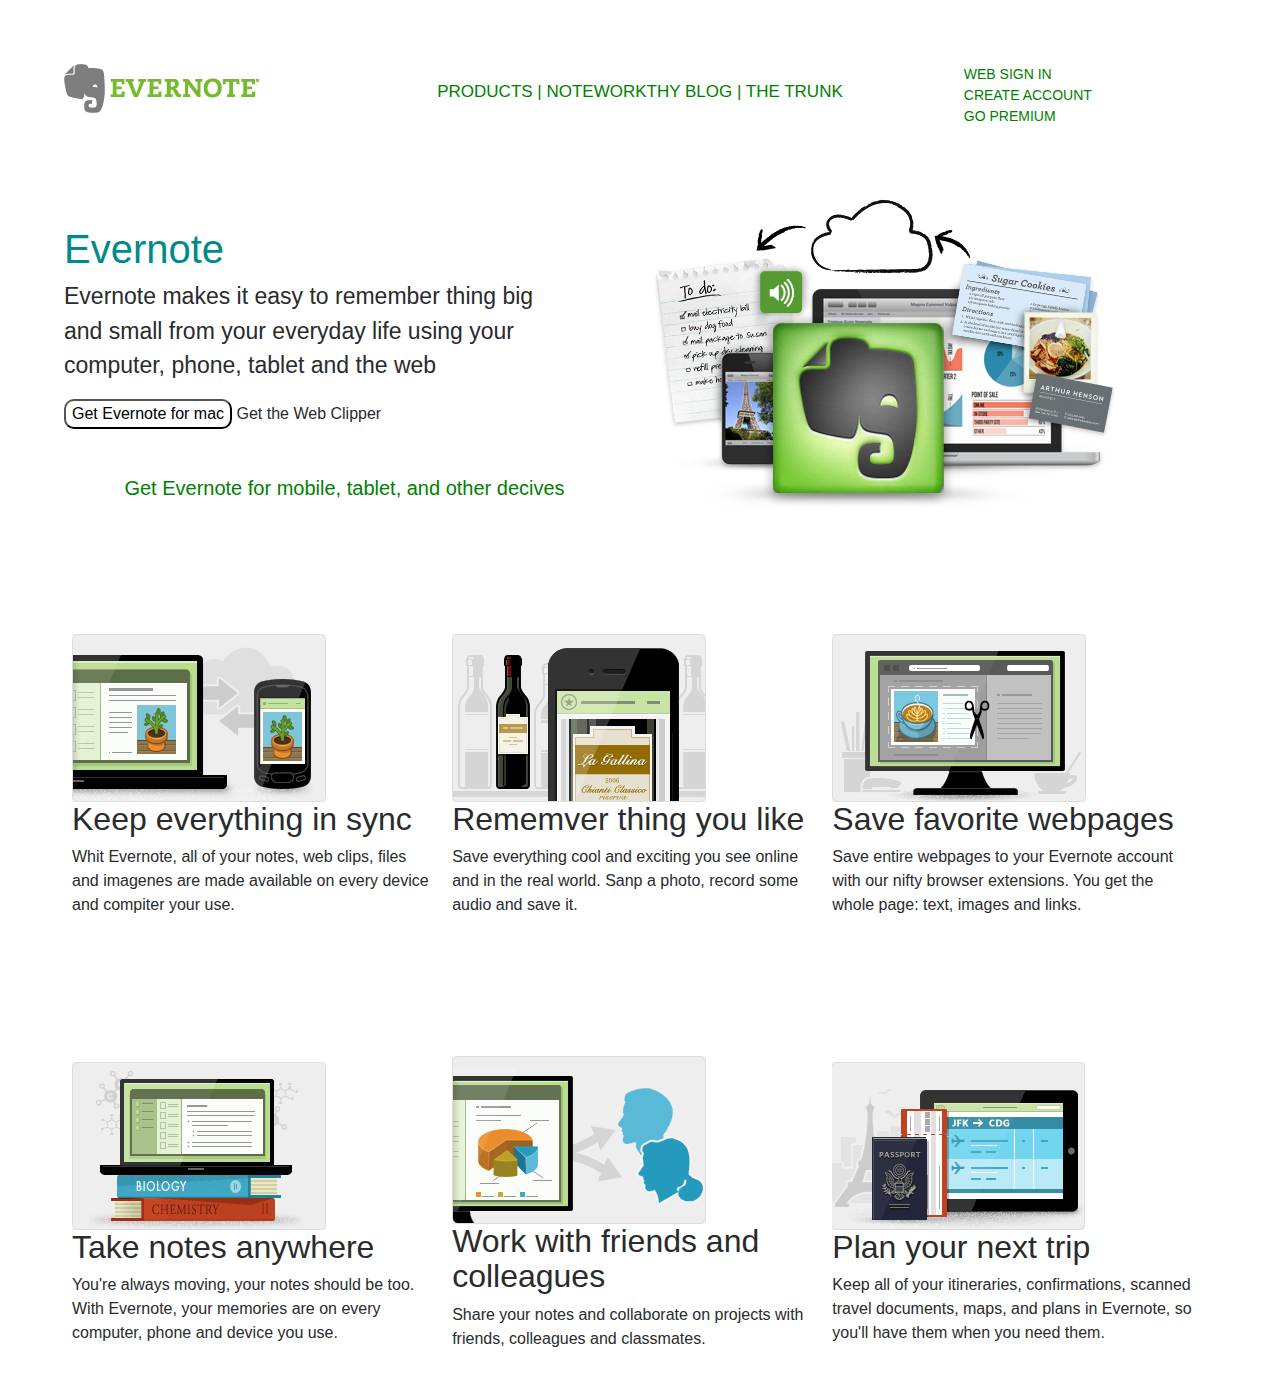
<file: Evernote2/index.html>
<!DOCTYPE html>
<html lang="en">
  <head>
    <meta charset="utf-8">
    <meta http-equiv="X-UA-Compatible" content="IE=edge">
    <meta name="viewport" content="width=device-width, initial-scale=1">

    <title>Evernote</title>

    <meta name="description" content="Source code generated using layoutit.com">
    <meta name="author" content="LayoutIt!">

    <link href="css/bootstrap.min.css" rel="stylesheet">
    <link href="css/style.css" rel="stylesheet">
	<link rel="stylesheet" href="Style.css">

  </head>
  <body>

    <div class="container-fluid">
	<div class="row">
		<div class="col-md-3">
			<img src="logo.png" alt="Logo Evernote">
		</div>
		<div class="col-md-6">
			<p class="texto1">
				PRODUCTS | NOTEWORKTHY BLOG | THE TRUNK
			</p>
		</div>
		<div class="col-md-3">
			<p class="texto2">
				WEB SIGN IN <br>
				CREATE ACCOUNT <br>
				GO PREMIUM
			</p>
		</div>
	</div>
	<div class="row">
		<div class="col-md-6">
			<h1>Evernote</h1>
			<p class="texto3">
				Evernote makes it easy to remember thing big and small
				from your everyday life using your computer, phone, tablet
				and the web
			</p>
			<p class="botones">
			<button>
				Get Evernote for mac
			</button> 
			Get the Web Clipper
			</p>
			<p class="textoverde">
				Get Evernote for mobile, tablet, and other decives
			</p>
		</div>
		<div class="col-md-6">
			<img class="imagen2" src="hero_evernote.png" alt="imagenes varias sobre lo que se puede hacer en evernote">
		</div>
	</div>
	<div class="row">
		<div class="col-md-12">
			<section>
			<div>
				<img src="ill_evernote1.png" alt="ordenador y movil">
				<h2>Keep everything in sync</h2>
				<p class="textoimagen">
					Whit Evernote, all of your notes, web
					clips, files and imagenes are made available
					on every device and compiter your use.
				</p>
			</div>

			<div>
				<img src="ill_evernote2.png" alt="vino y movil">
				<h2>Rememver thing you like</h2>
				<p class="textoimagen">
					Save everything cool and exciting you
					see online and in the real world. Sanp a 
					photo, record some audio and save it.
				</p>
			</div>

			<div>
				<img src="ill_evernote3.png" alt="ordenador recorte">
				<h2>Save favorite webpages</h2>
				<p class="textoimagen">
					Save entire webpages to your Evernote
					account with our nifty browser
					extensions. You get the whole page: text,
					images and links.
				</p>
			</div>

			<div>
				<img src="ill_evernote4.png" alt="ordenador y libros">
				<h2>Take notes anywhere</h2>
				<p class="textoimagen">
					You're always moving, your notes should
					be too. With Evernote, your memories
					are on every computer, phone and device
					you use.
				</p>
			</div>

			<div>
				<img src="ill_evernote5.png" alt="quesitos y personas">
				<h2>Work with friends and colleagues</h2>
				<p class="textoimagen">
					Share your notes and collaborate on
					projects with friends, colleagues and
					classmates.
				</p>
			</div>

			<div>
				<img src="ill_evernote6.png" alt="pasaporte">
				<h2>Plan your next trip</h2>
				<p class="textoimagen">
					Keep all of your itineraries, confirmations,
					scanned travel documents, maps, and
					plans in Evernote, so you'll have them
					when you need them.
				</p>
			</div>
			</section>
		</div>
	</div>
	</div>

    <script src="js/jquery.min.js"></script>
    <script src="js/bootstrap.min.js"></script>
    <script src="js/scripts.js"></script>
  </body>
</html>
</file>
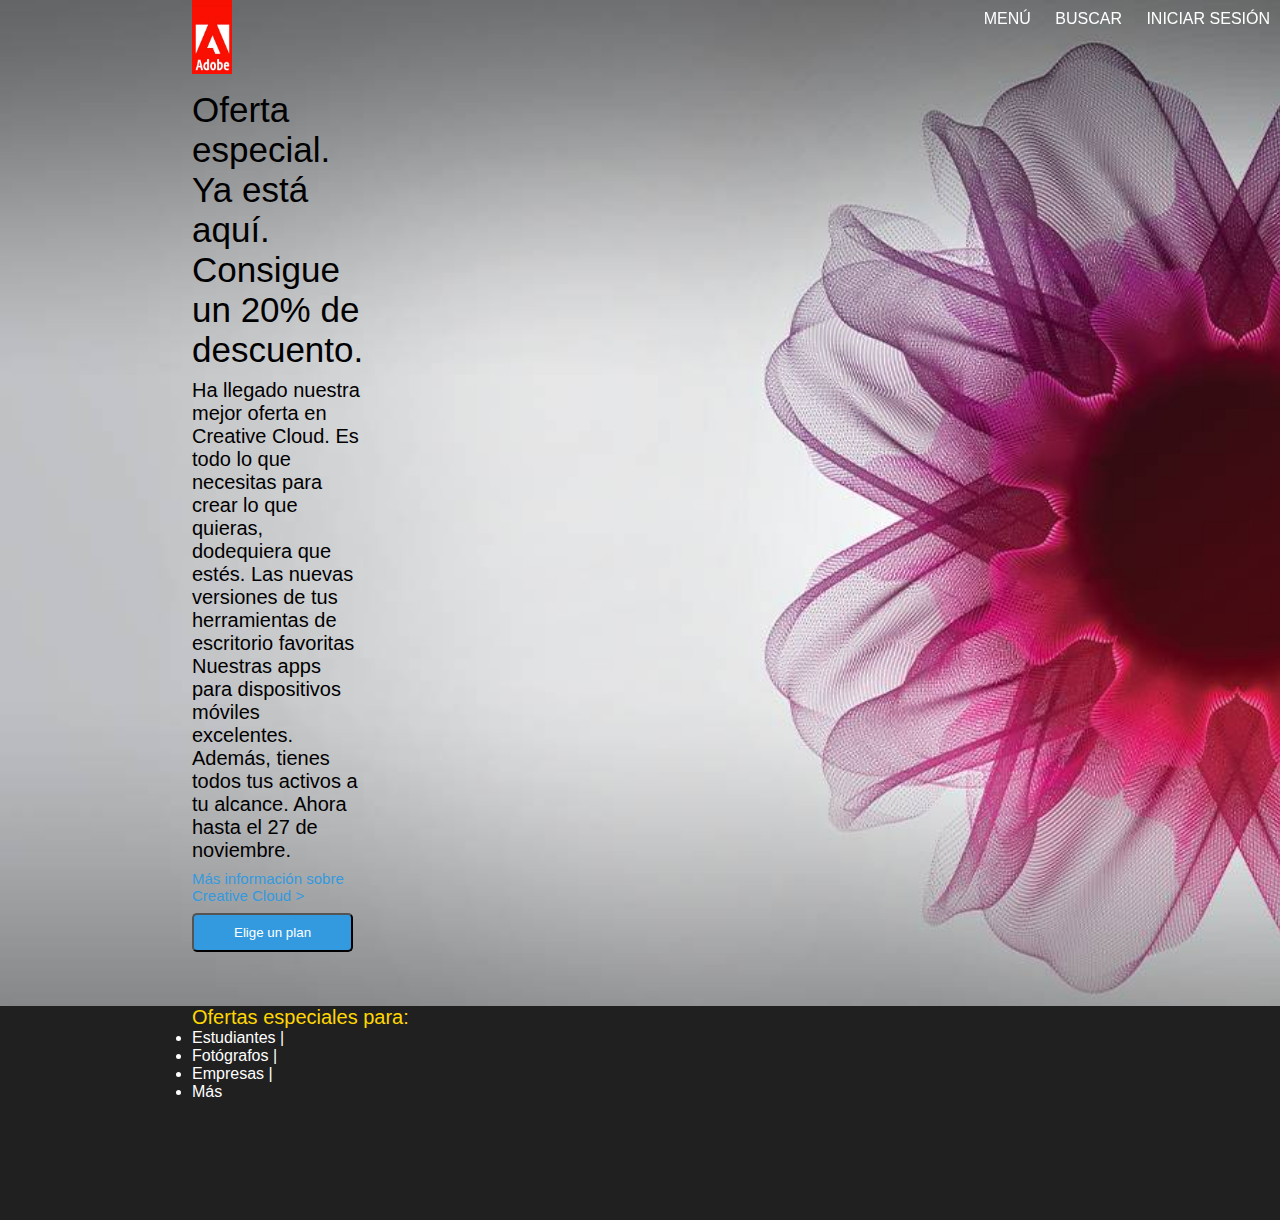
<file: Pag_Adobe/Index.html>
<!DOCTYPE html>
<html>
<head>
    <title>Adobe</title>
    <link rel="stylesheet" href="Style.css">
    <meta charset="utf-8">

</head>

<body>


    <div class="menu">
        <ul>
            <li>Menú</li>
            <li>Buscar</li>
            <li>Iniciar sesión</li>
        </ul>
    </div>

    <div class="flex-container">

        <div class="izquierda">

            <img id="logoadobe" src="logoadobe.jpg" alt="logo adobe">
            <h1>Oferta especial.</h1>
            <h2>Ya está aquí. Consigue un 20% de descuento.</h2>
            <p>
            Ha llegado nuestra mejor oferta en Creative Cloud. Es todo lo que
            necesitas para crear lo que quieras, dodequiera que estés. Las nuevas
            versiones de tus herramientas de escritorio favoritas
            Nuestras apps para dispositivos móviles excelentes. Además, tienes
            todos tus activos a tu alcance. Ahora hasta el 27 de noviembre.
             </p>

            <p class="azul">
            Más información sobre Creative Cloud >
            </p>

            <p>
            <button>Elige un plan</button>
            </p>

        </div>

        <div class="derecha">

            <div class="posicion">
            <h3>Cosmos de María Gronlund ></h3>
            <hr width="150%" color="black" size="1">
            <p class="textoizquierda">

            creado con
            <img src="photoshop.png" alt="logo photoshop">
            Photoshop
            <img src="illustrator.png" alt="logo illustrator">
            Illustrator

            </p>

            <p>
            <img class="paleta" src="colores.png" alt="colores" >
            </p>

            </div>

        </div>

    </div>

    <footer>

        <p>
            <span>Ofertas especiales para: </span> 

            <ul>
                <li>Estudiantes |</li>
                <li>Fotógrafos |</li>
                <li>Empresas |</li>
                <li>Más</li>
            </ul>
            
        </p>

    </footer>


</body>
</html>
</file>
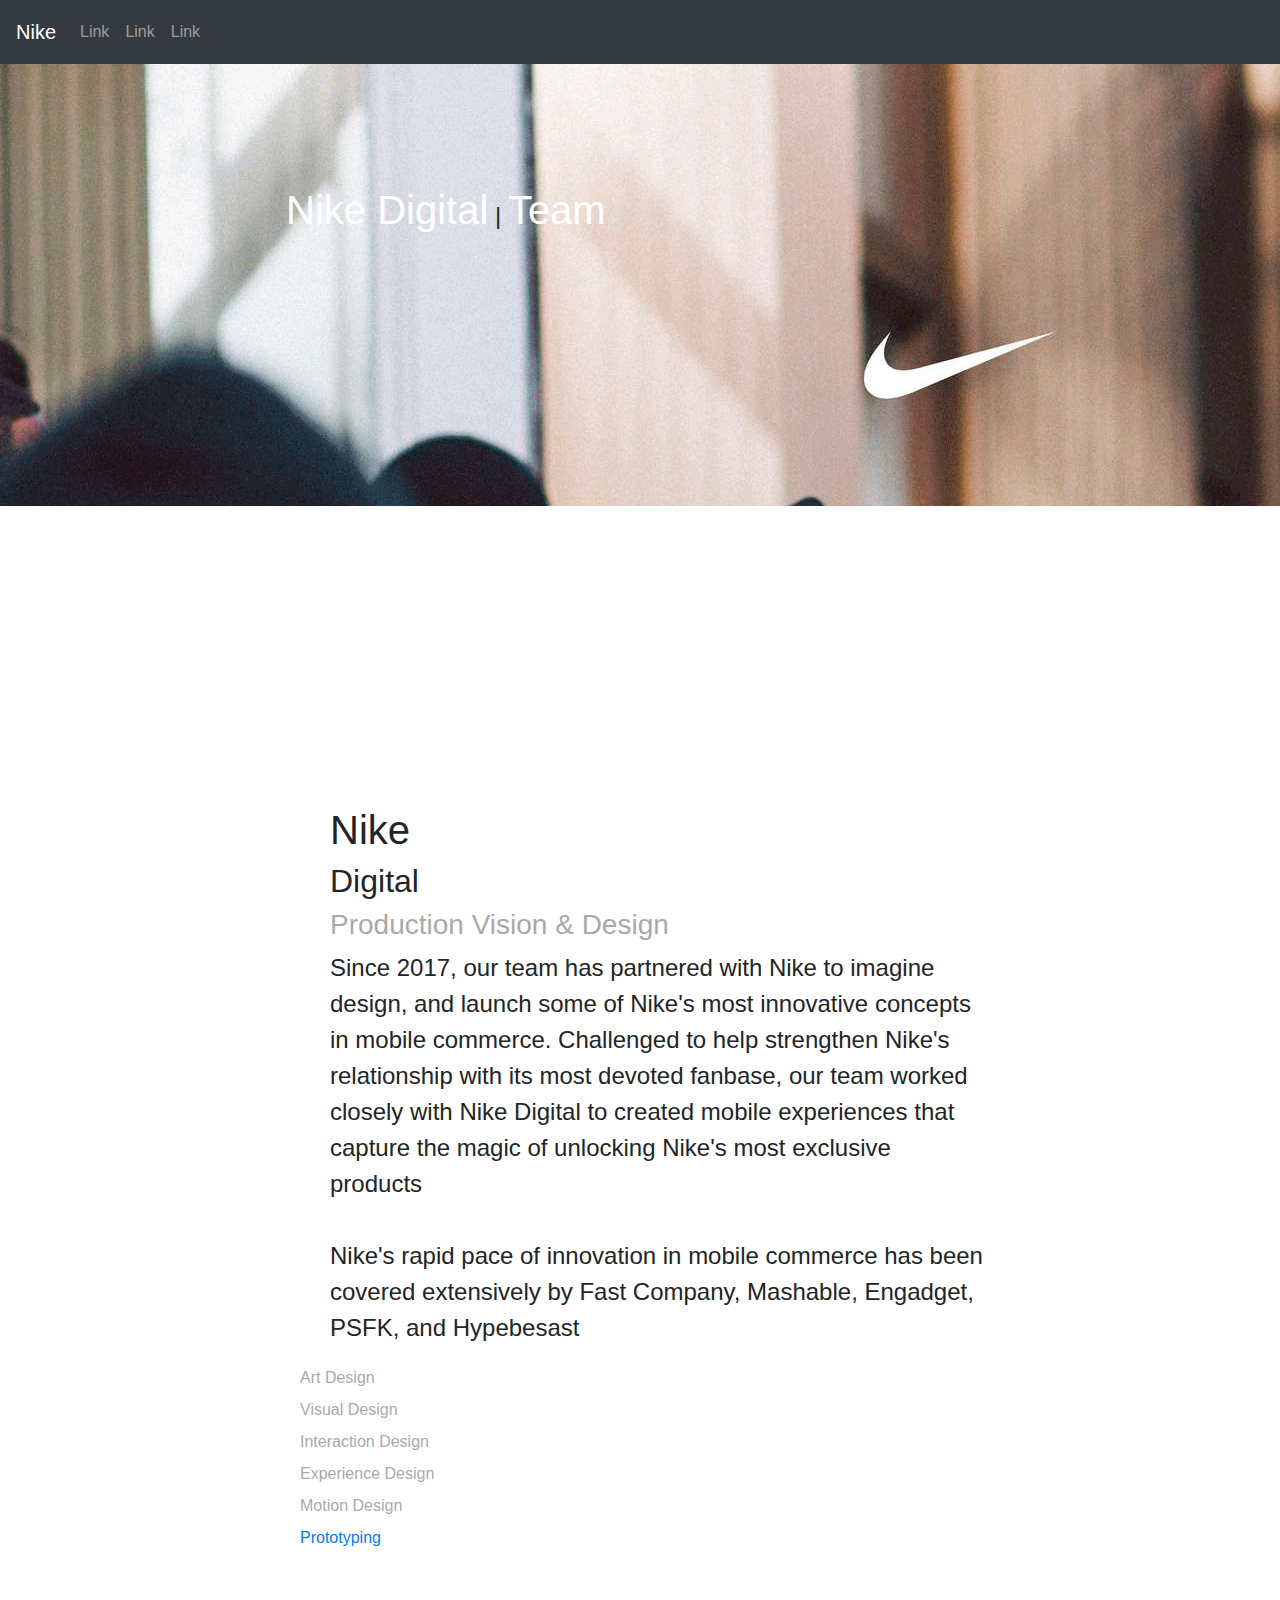
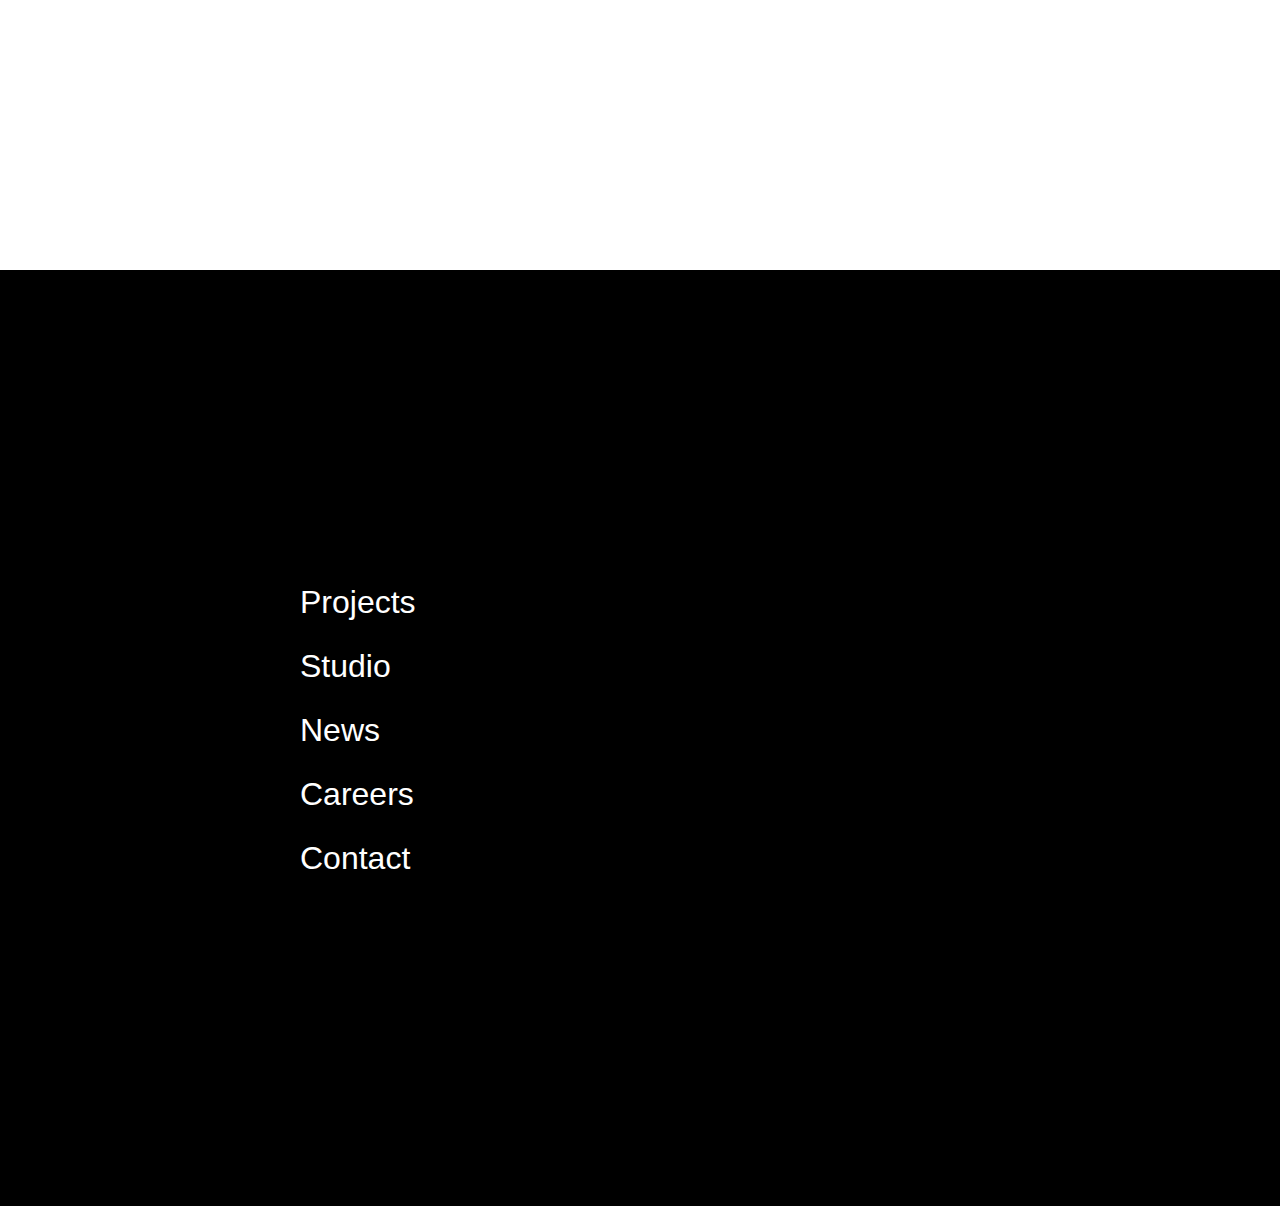
<file: Pag_Nike/Index.html>
<!DOCTYPE html>
<html>
<head>
    <title>Nike</title>
    <link rel="stylesheet" href="Style.css">
    <meta charset="utf-8">

    <link rel="stylesheet" href="https://cdn.jsdelivr.net/npm/bootstrap@4.6.1/dist/css/bootstrap.min.css">
    <script src="https://cdn.jsdelivr.net/npm/jquery@3.5.1/dist/jquery.slim.min.js"></script>
    <script src="https://cdn.jsdelivr.net/npm/popper.js@1.16.1/dist/umd/popper.min.js"></script>
    <script src="https://cdn.jsdelivr.net/npm/bootstrap@4.6.1/dist/js/bootstrap.bundle.min.js"></script>

</head>
<body>
    <header>

        <nav class="navbar navbar-expand-md bg-dark navbar-dark">
            <a class="navbar-brand" href="#">Nike</a>
            <button class="navbar-toggler" type="button" data-toggle="collapse" data-target="#collapsibleNavbar">
              <span class="navbar-toggler-icon"></span>
            </button>
            <div class="collapse navbar-collapse" id="collapsibleNavbar">
              <ul class="navbar-nav">
                <li class="nav-item">
                  <a class="nav-link" href="#">Link</a>
                </li>
                <li class="nav-item">
                  <a class="nav-link" href="#">Link</a>
                </li>
                <li class="nav-item">
                  <a class="nav-link" href="#">Link</a>
                </li>    
              </ul>
            </div>  
          </nav>

    </header>

    <div id="cajaSuperior">
        <p><a class="superior" href="#Gris">Nike Digital</a> | <a class="superior" href="#Negro">Team</a></p>
    </div>
    
    <div id="Gris">
    
        <h1>Nike</h1>
        <h2>Digital</h2>
        <h3>Production Vision & Design</h3>

        <p>
            Since 2017, our team has partnered with Nike to imagine <br> 
            design, and launch some of Nike's most innovative concepts <br>
            in mobile commerce. Challenged to help strengthen Nike's <br>
            relationship with its most devoted fanbase, our team worked <br>
            closely with Nike Digital to created mobile experiences that <br>
            capture the magic of unlocking Nike's most exclusive <br>
            products <br><br>
            Nike's rapid pace of innovation in mobile commerce has been <br>
            covered extensively by Fast Company, Mashable, Engadget, <br>
            PSFK, and Hypebesast</p>

        <ul>
            <li><a class="nada" href="#">Art Design</a></li>
            <li><a class="salto" href="https://easda.es/" target="_self">Visual Design</a></li>
            <li><a class="salto" href="https://easda.es/" target="_blank">Interaction Design</a></li>
            <li><a class="salto" href="descarga.png">Experience Design</a></li>
            <li><a class="nada" href="#">Motion Design</a></li>
            <li><a class="nada">Prototyping</a></li>
        </ul>
    </div>

    <div id="Negro">
        <ul>
            <li>Projects</li>
            <li>Studio</li>
            <li>News</li>
            <li>Careers</li>
            <li>Contact</li>
        </ul>
    </div>

</body>
</html>
</file>
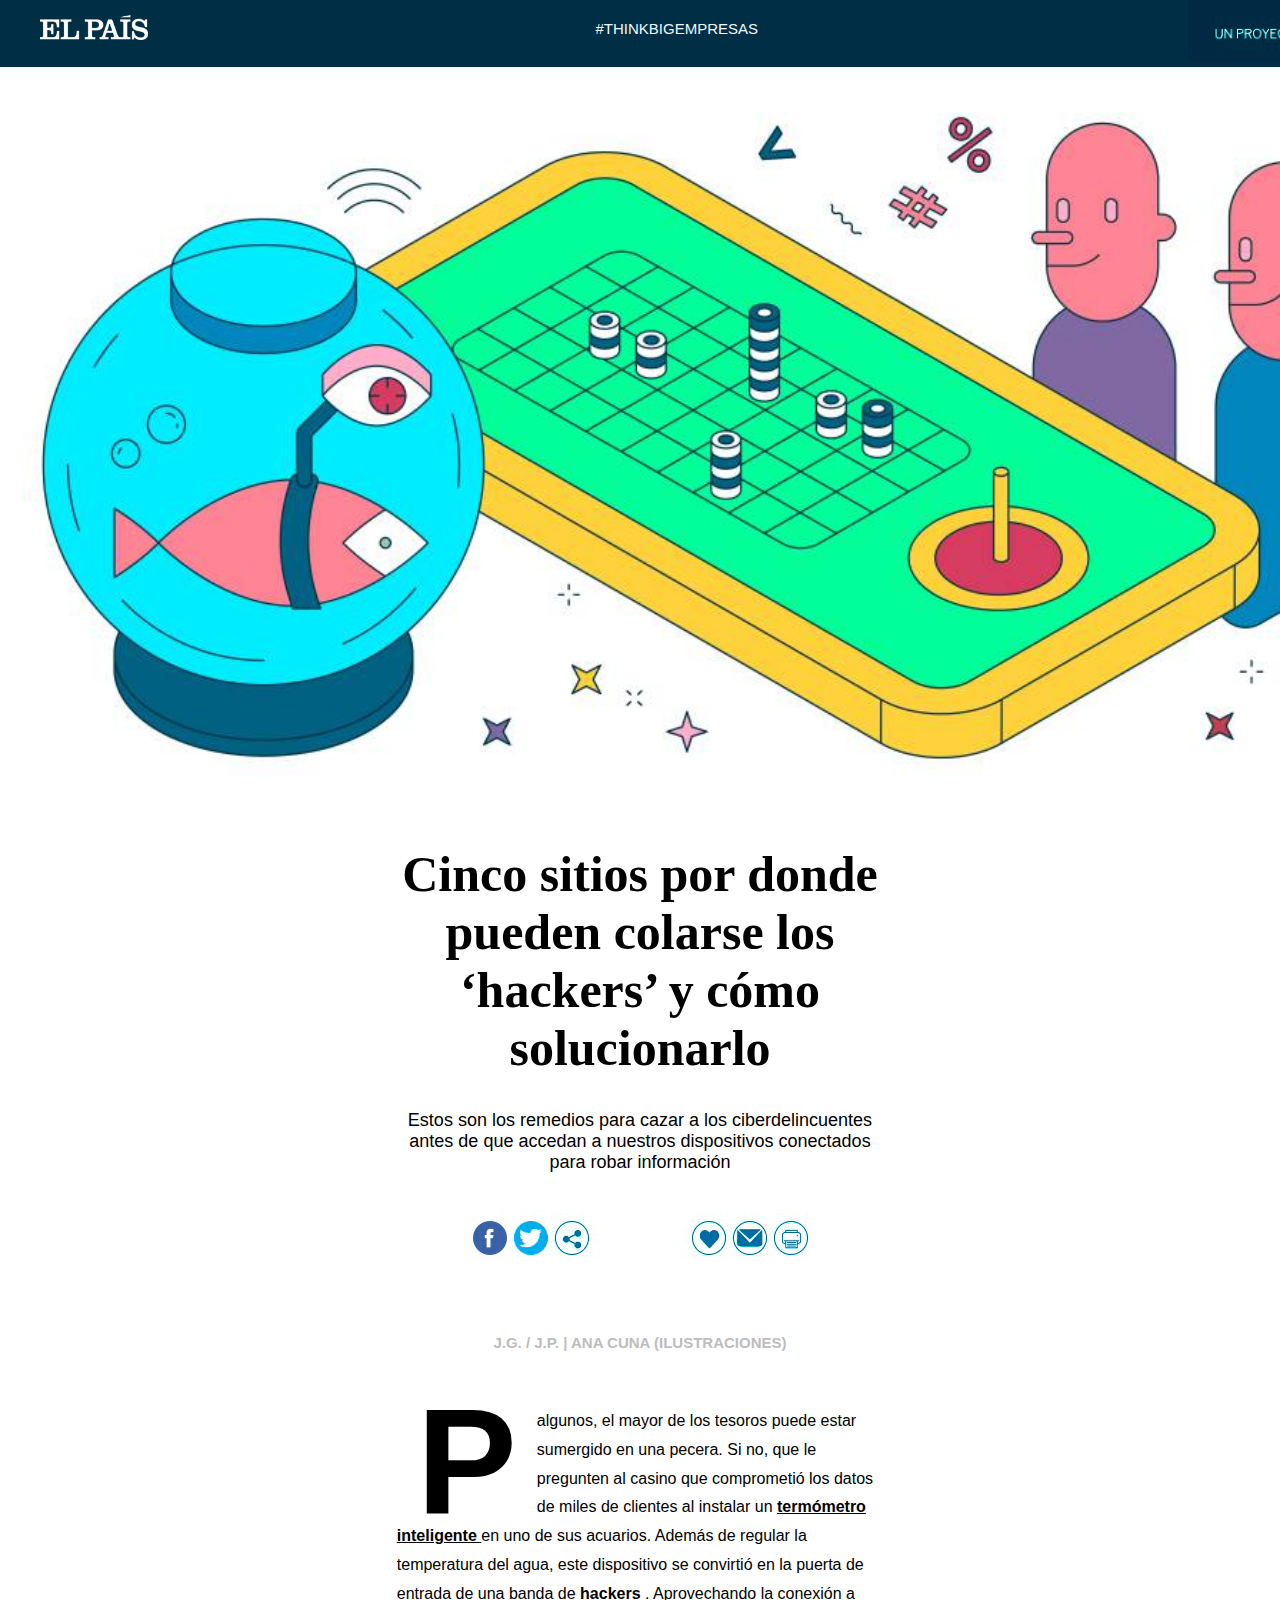
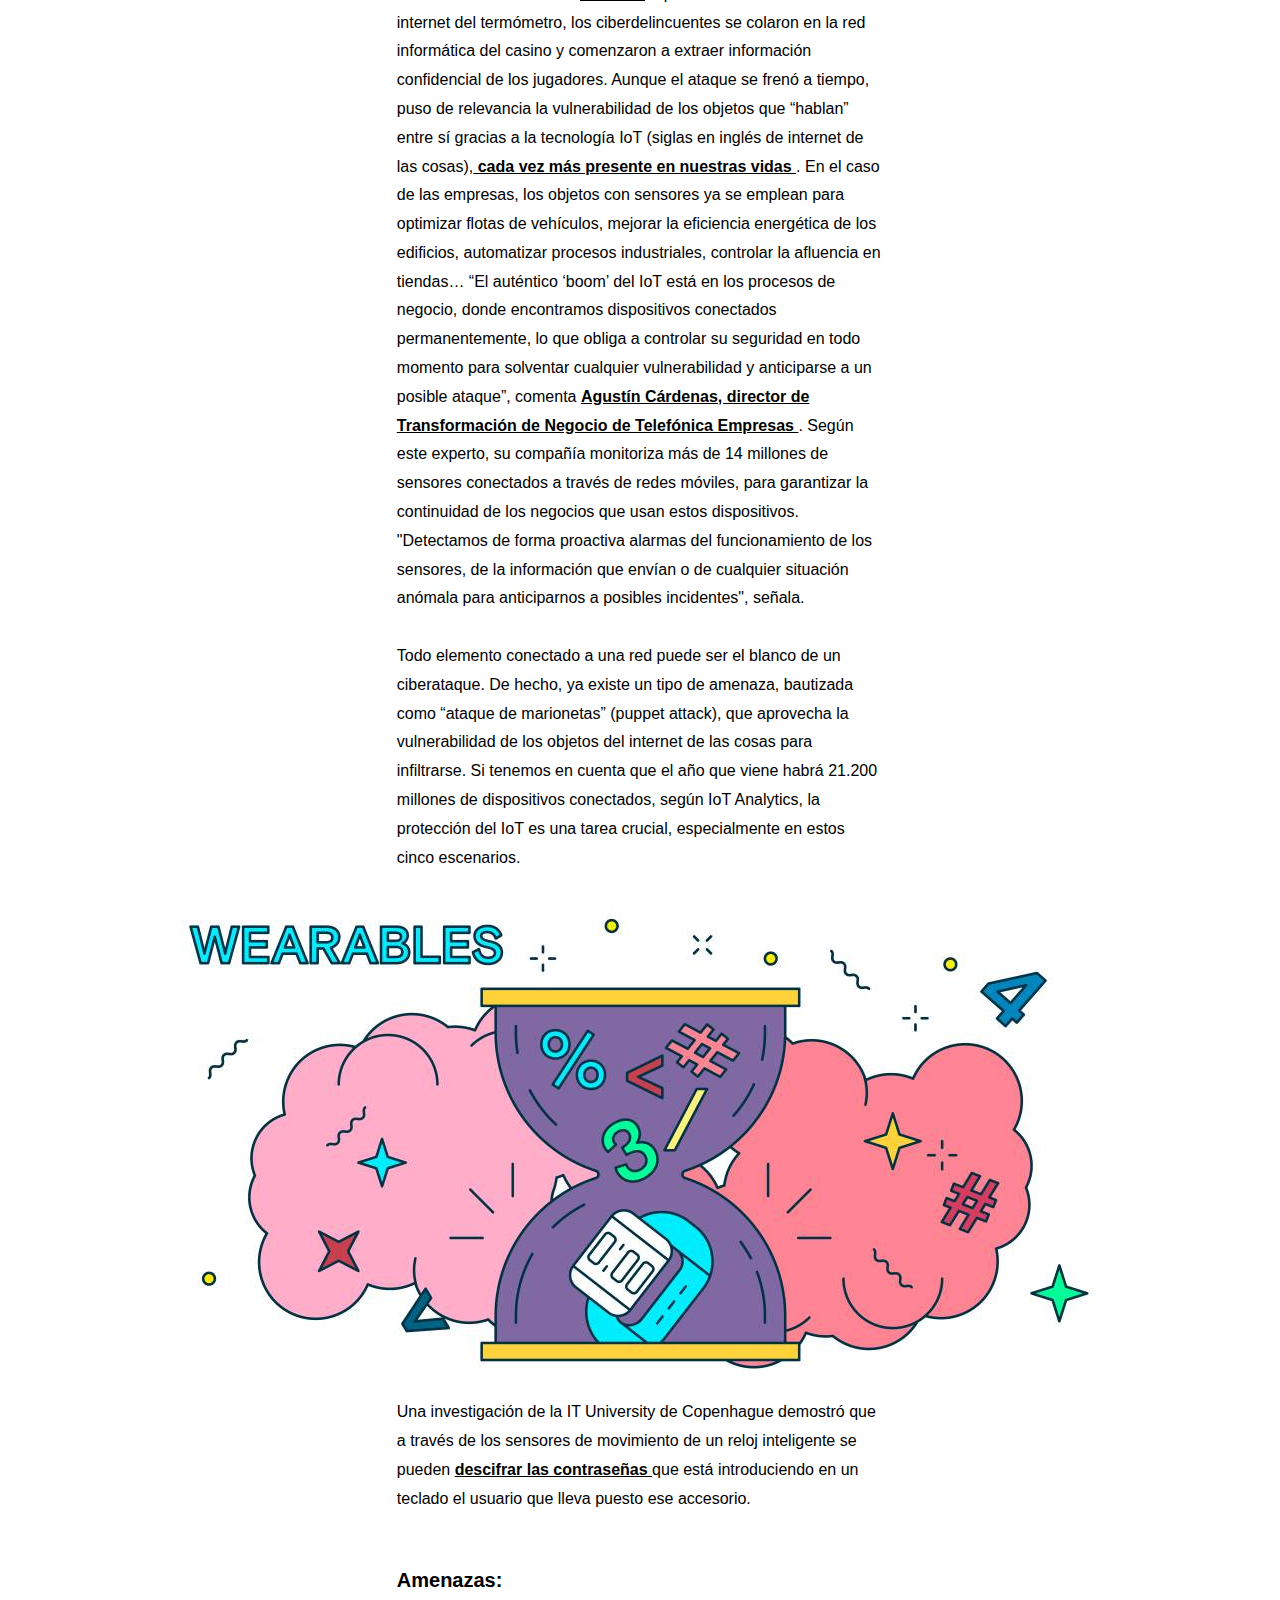
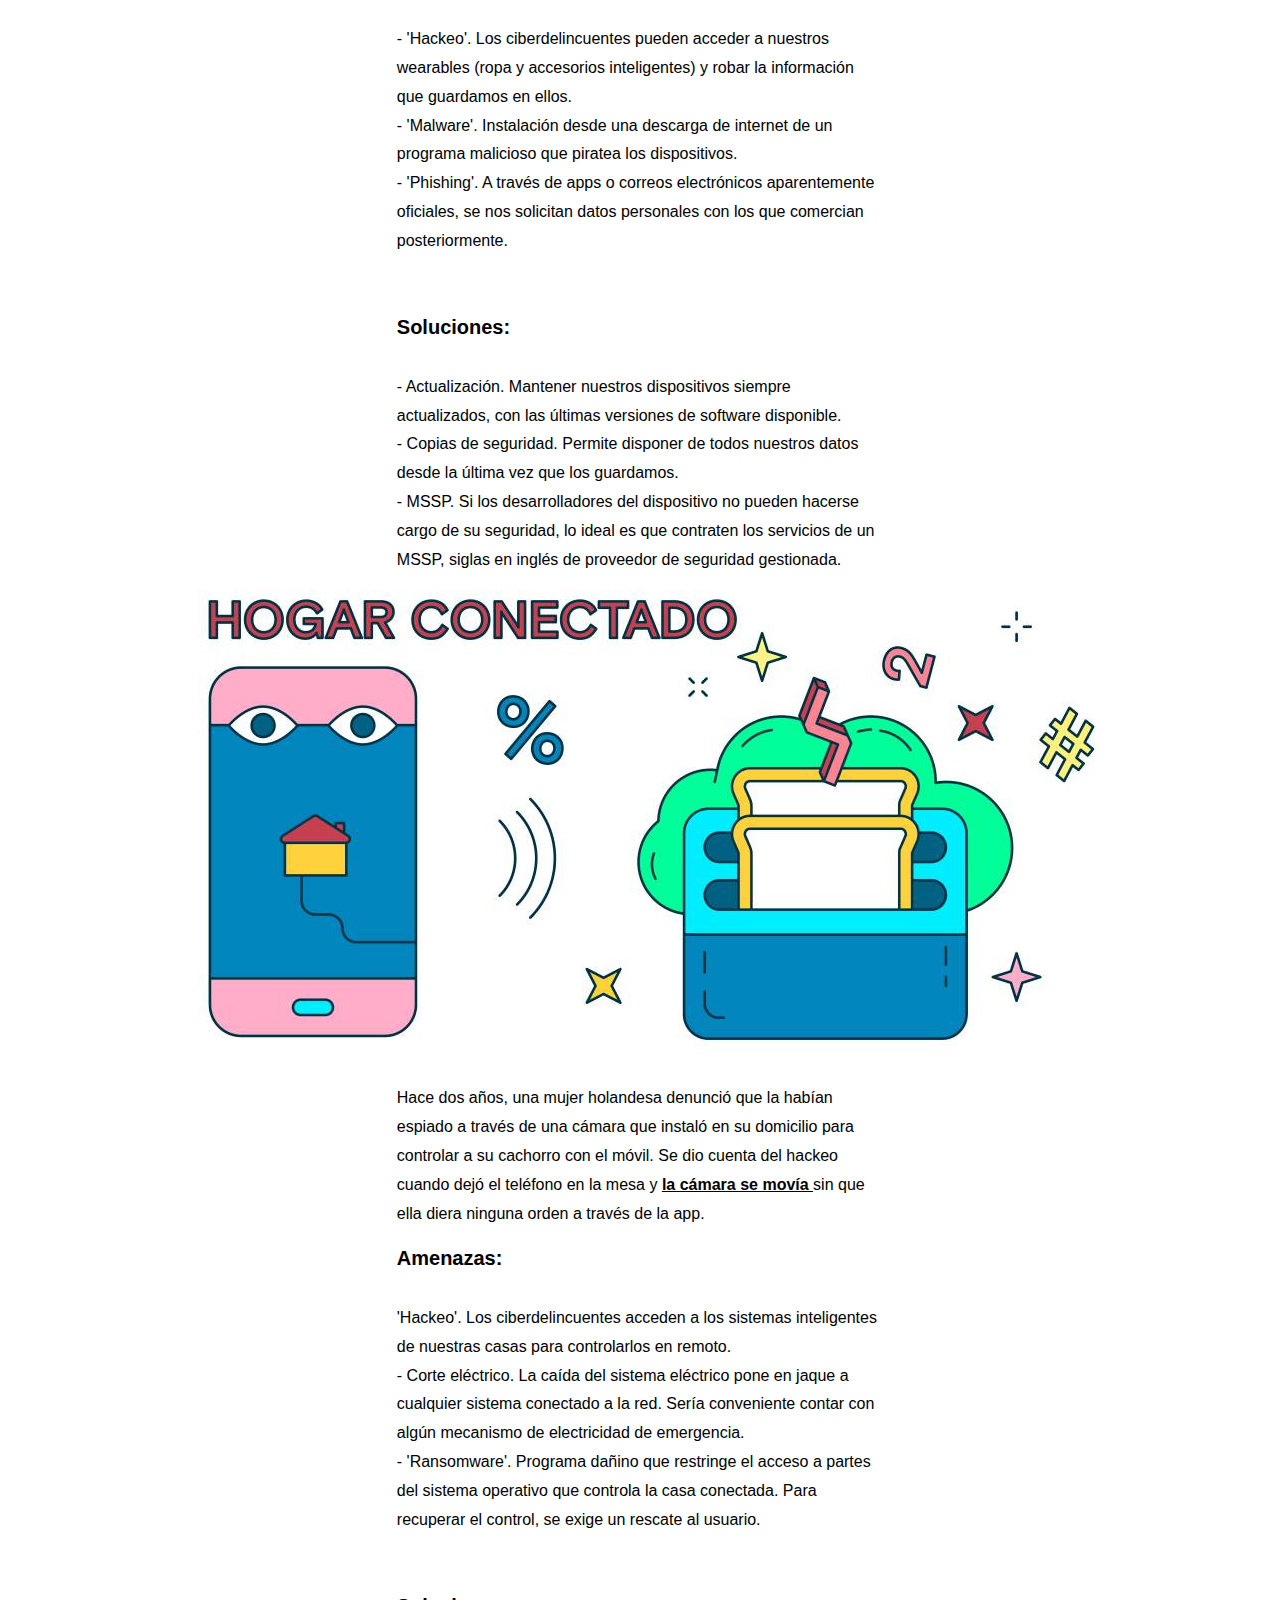
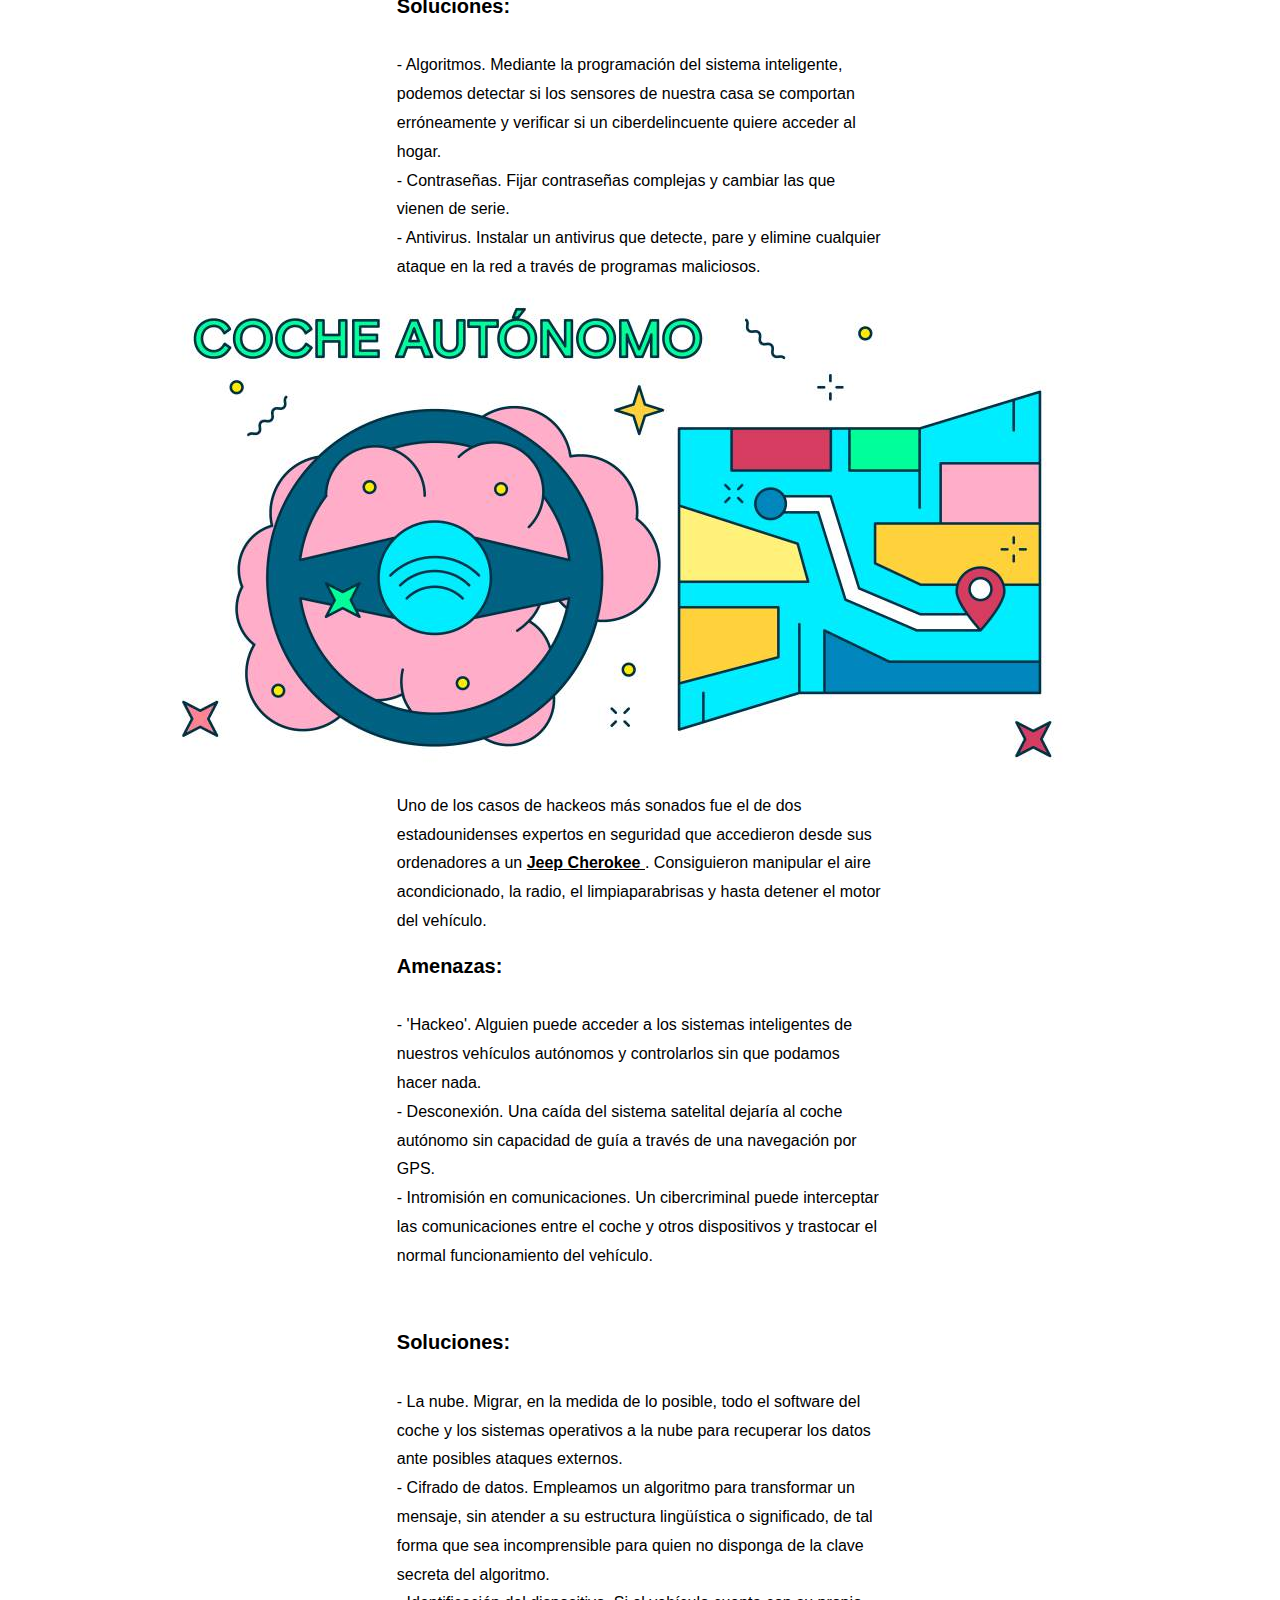
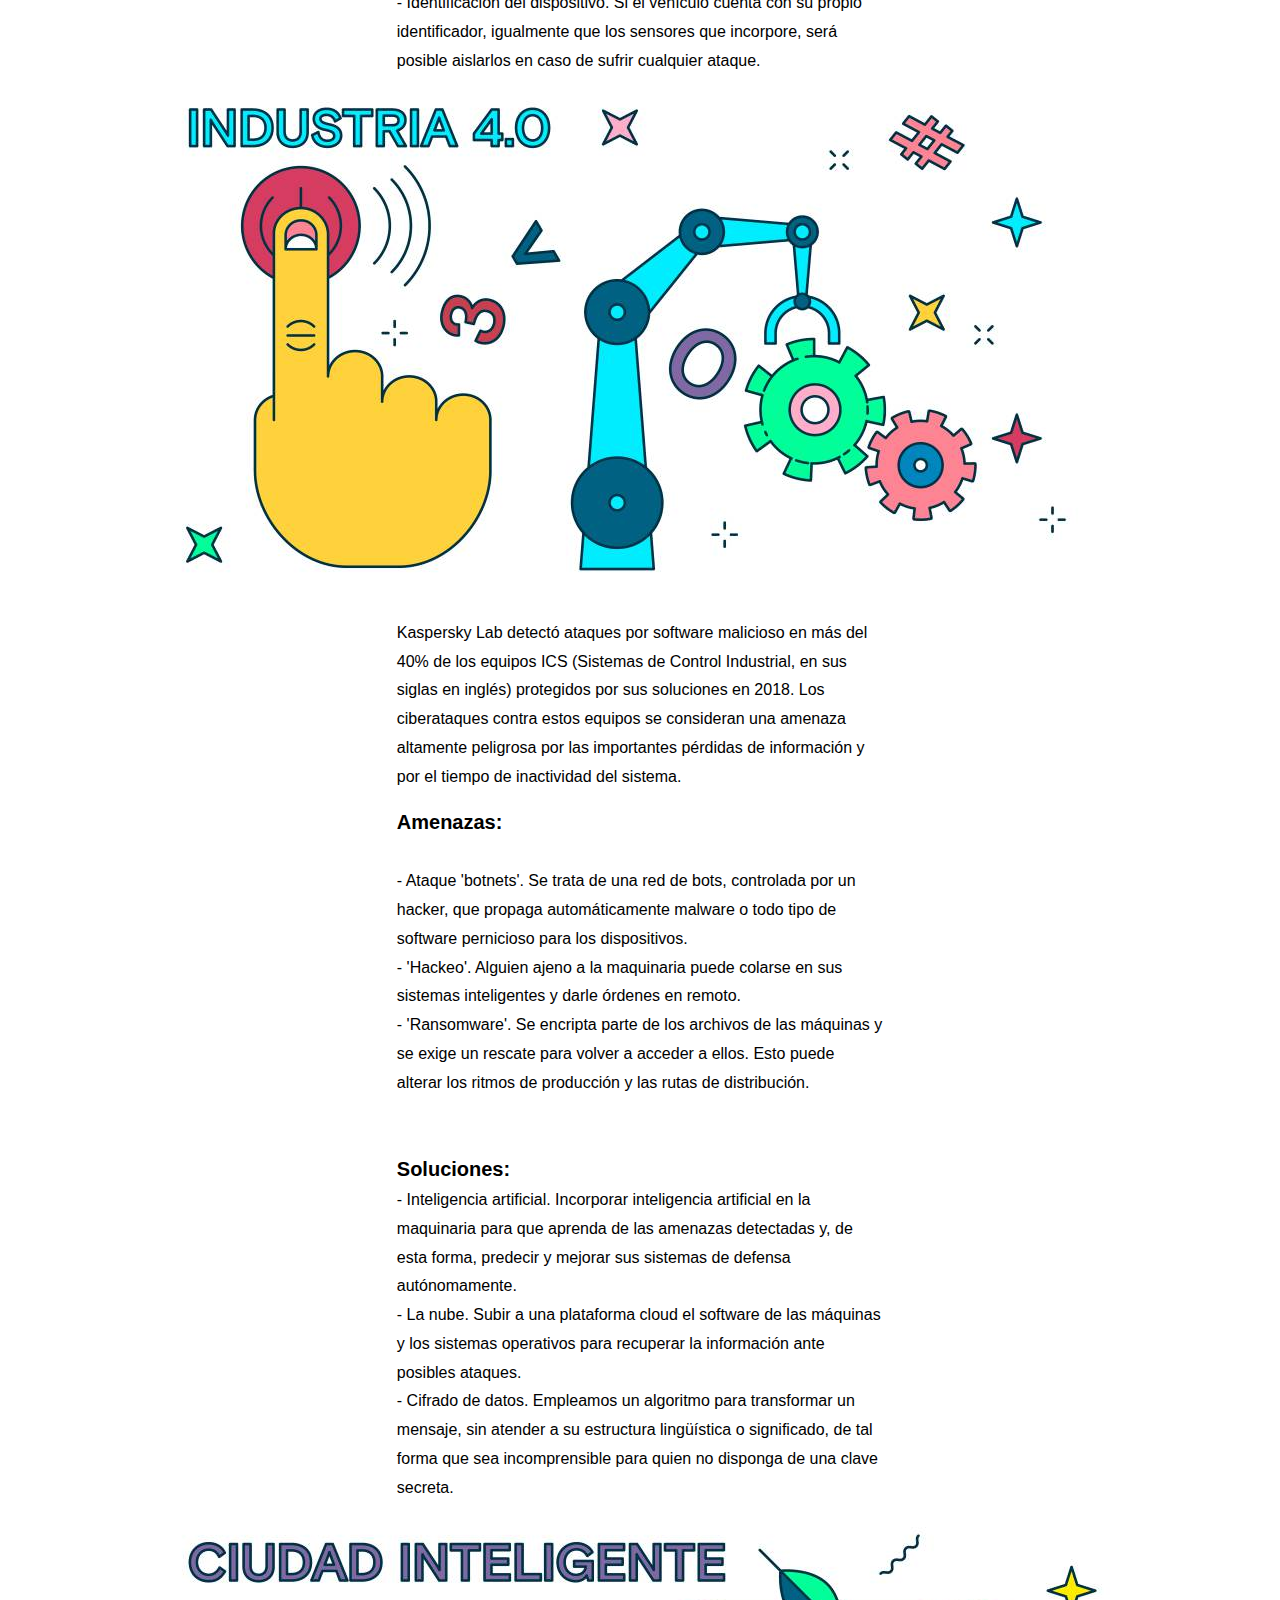
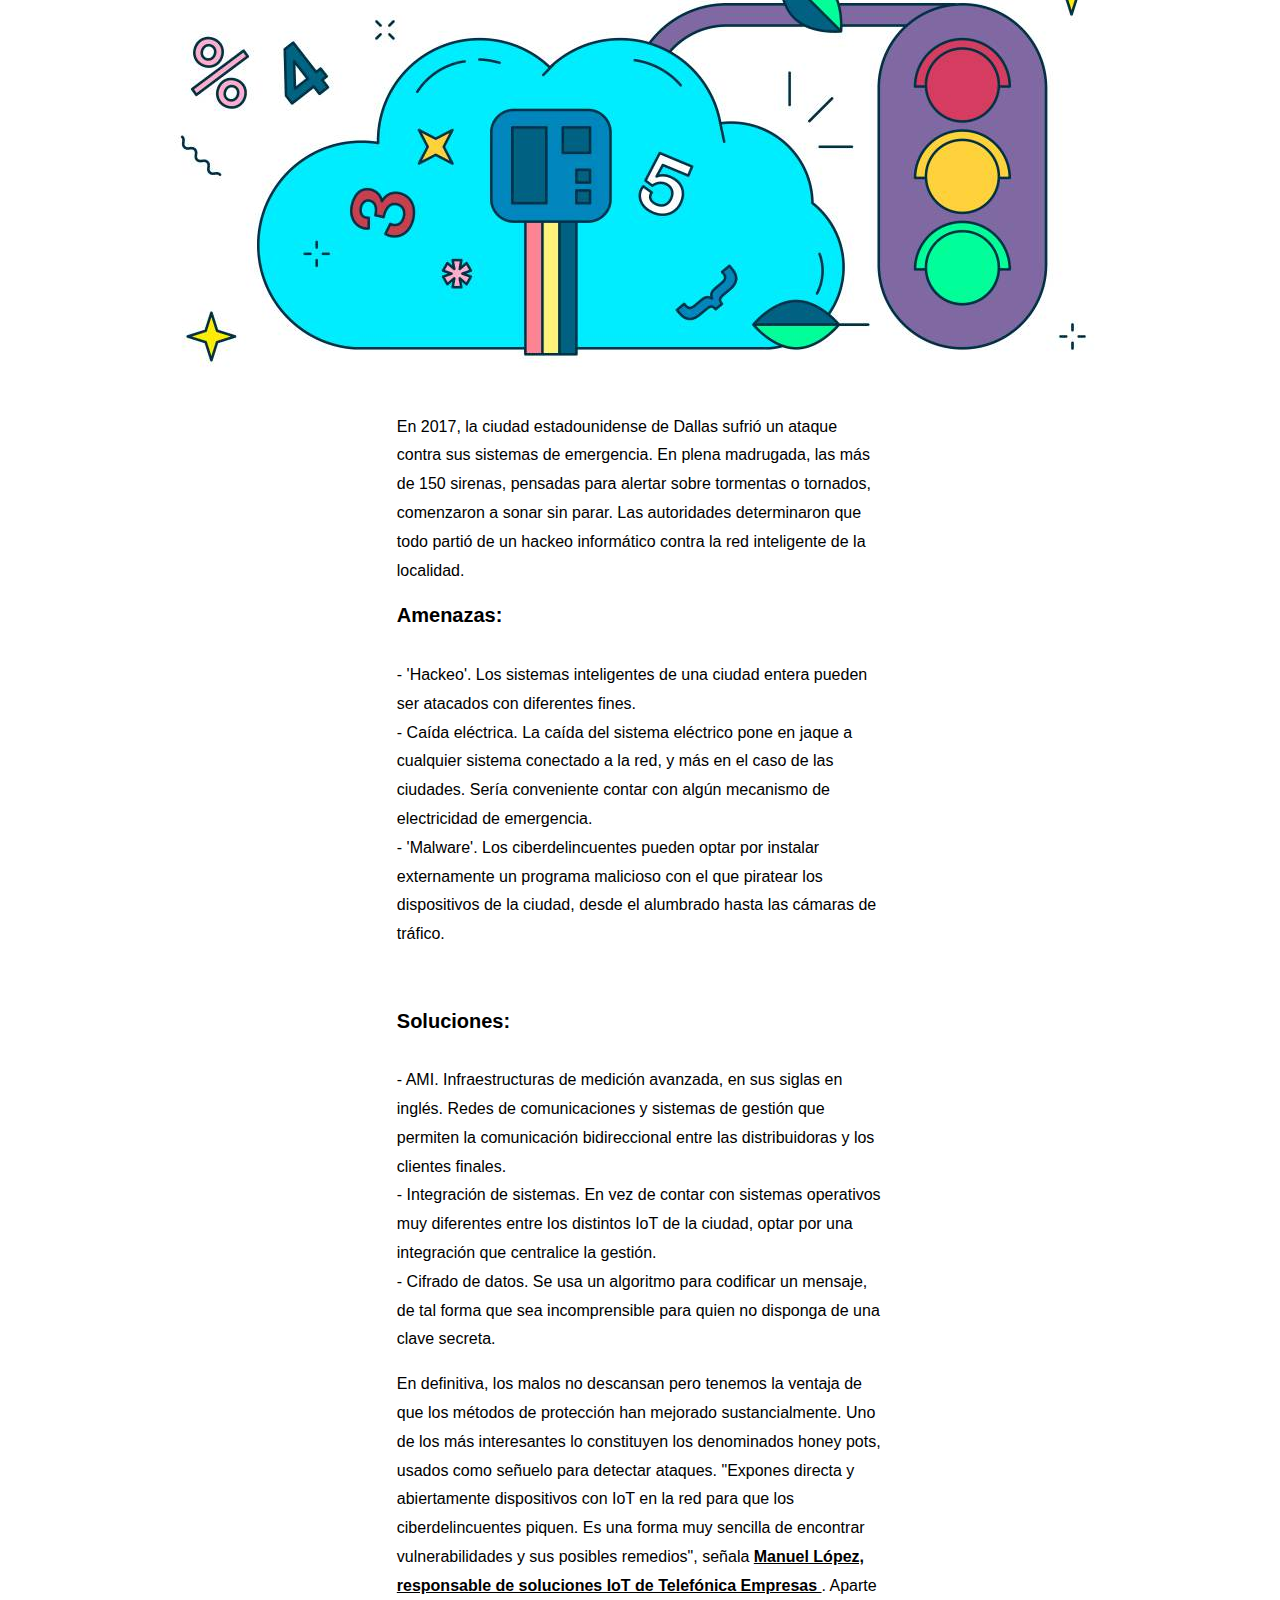
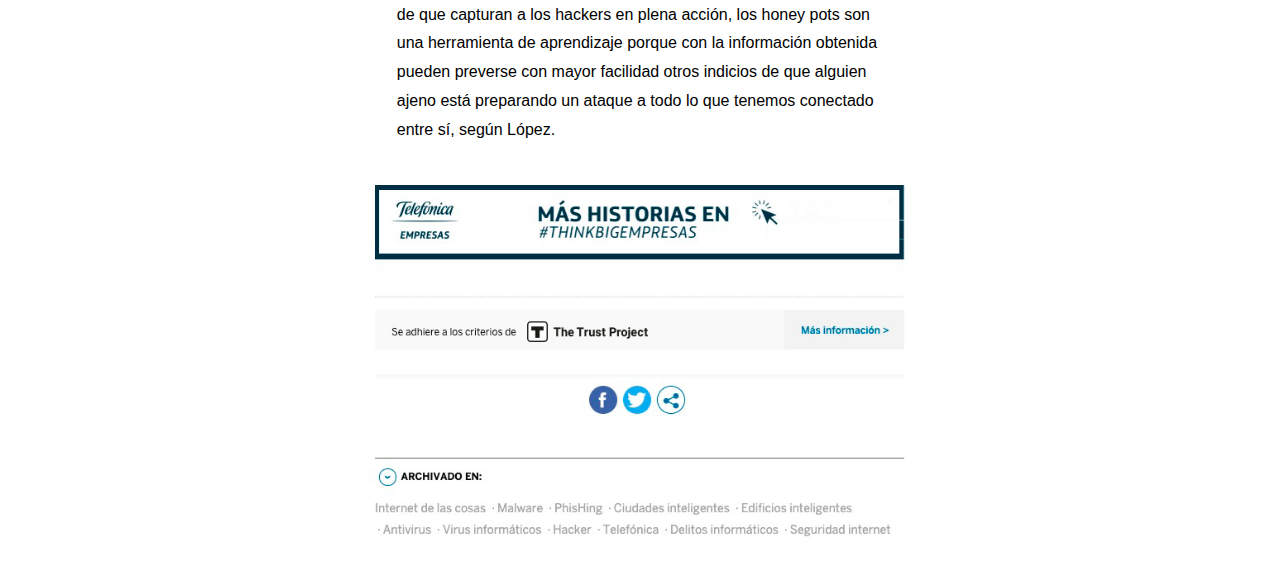
<file: El_Pais/Pagina/Index.html>
<!DOCTYPE html>
<html>
<head>
    <title>El Pais</title>
    <link rel="stylesheet" href="Style.css">
    <meta charset="utf-8">
</head>

<body>
    <div id="CajaSuperior">
        <img src="img/2560px-El_Pais_logo_2007.svg.png" alt="logo el pais" style="width: 108px; height: 25px; padding: 15px 35% 15px 40px">
        <p>#THINKBIGEMPRESAS</p>
        <img src="img/cabecera2.png" alt="telefonica numero" style="margin-left: 430px; padding-bottom: 5px;">
    </div>
        <img src="img/Cabecera.jpg" alt="ilustracion sobre el juego" style="width: 1400px">
    
    <div id="articulo">
       <h1> Cinco sitios por donde pueden colarse los ‘hackers’ y cómo solucionarlo</h1>
        <h2>Estos son los remedios para cazar a los ciberdelincuentes antes de que accedan a nuestros dispositivos conectados para robar información</h2>
        <img class="imagen" src="img/iconos.bmp" alt="iconos redes sociales">
        <h3>J.G. / J.P. | ANA CUNA (ILUSTRACIONES)</h3>
<p><span class="capitular">P</span> algunos, el mayor de los tesoros puede estar sumergido en una pecera. Si no, que le pregunten al casino que comprometió los datos de miles de clientes al instalar un <strong> termómetro inteligente </strong> en uno de sus acuarios. Además de regular la temperatura del agua, este dispositivo se convirtió en la puerta de entrada de una banda de <strong>hackers </strong>. Aprovechando la conexión a internet del termómetro, los ciberdelincuentes se colaron en la red informática del casino y comenzaron a extraer información confidencial de los jugadores. Aunque el ataque se frenó a tiempo, puso de relevancia la vulnerabilidad de los objetos que “hablan” entre sí gracias a la tecnología IoT (siglas en inglés de internet de las cosas),<strong> cada vez más presente en nuestras vidas </strong>. En el caso de las empresas, los objetos con sensores ya se emplean para optimizar flotas de vehículos, mejorar la eficiencia energética de los edificios, automatizar procesos industriales, controlar la afluencia en tiendas… “El auténtico ‘boom’ del IoT está en los procesos de negocio, donde encontramos dispositivos conectados permanentemente, lo que obliga a controlar su seguridad en todo momento para solventar cualquier vulnerabilidad y anticiparse a un posible ataque”, comenta <strong> Agustín Cárdenas, director de Transformación de Negocio de Telefónica Empresas </strong>. Según este experto, su compañía monitoriza más de 14 millones de sensores conectados a través de redes móviles, para garantizar la continuidad de los negocios que usan estos dispositivos. "Detectamos de forma proactiva alarmas del funcionamiento de los sensores, de la información que envían o de cualquier situación anómala para anticiparnos a posibles incidentes", señala.<br><br>

Todo elemento conectado a una red puede ser el blanco de un ciberataque. De hecho, ya existe un tipo de amenaza, bautizada como “ataque de marionetas” (puppet attack), que aprovecha la vulnerabilidad de los objetos del internet de las cosas para infiltrarse. Si tenemos en cuenta que el año que viene habrá 21.200 millones de dispositivos conectados, según IoT Analytics, la protección del IoT es una tarea crucial, especialmente en estos cinco escenarios.
</div>
<img class="imagen" src="img/wearables.jpg" alt="ilustracion reloj" style="align-items: center;" >
<div id="articulo">
<p> Una investigación de la IT University de Copenhague demostró que a través de los sensores de movimiento de un reloj inteligente se pueden <strong> descifrar las contraseñas </strong> que está introduciendo en un teclado el usuario que lleva puesto ese accesorio. </p>
<br><br>
<ul>
    <b> Amenazas: </b><br><br>
    <li>- 'Hackeo'. Los ciberdelincuentes pueden acceder a nuestros wearables (ropa y accesorios inteligentes) y robar la información que guardamos en ellos.</li>

    <li>- 'Malware'. Instalación desde una descarga de internet de un programa malicioso que piratea los dispositivos.</li>

    <li>- 'Phishing'. A través de apps o correos electrónicos aparentemente oficiales, se nos solicitan datos personales con los que comercian posteriormente.</li>
</ul>
<ul>
    <br><br><b> Soluciones: </b><br><br>
    <li>- Actualización. Mantener nuestros dispositivos siempre actualizados, con las últimas versiones de software disponible.</li>

    <li>- Copias de seguridad. Permite disponer de todos nuestros datos desde la última vez que los guardamos.</li>

    <li>- MSSP. Si los desarrolladores del dispositivo no pueden hacerse cargo de su seguridad, lo ideal es que contraten los servicios de un MSSP, siglas en inglés de proveedor de seguridad gestionada.</li>
</ul>
</div>
<img src="img/hogar.jpg" alt="ilustracion movil y tostador">
<div id="articulo">
<p> Hace dos años, una mujer holandesa denunció que la habían espiado a través de una cámara que instaló en su domicilio para controlar a su cachorro con el móvil. Se dio cuenta del hackeo cuando dejó el teléfono en la mesa y <strong> la cámara se movía </strong> sin que ella diera ninguna orden a través de la app. </p>

<ul>
    <b> Amenazas: </b><br><br>
    <li>'Hackeo'. Los ciberdelincuentes acceden a los sistemas inteligentes de nuestras casas para controlarlos en remoto.</li>

    <li>- Corte eléctrico. La caída del sistema eléctrico pone en jaque a cualquier sistema conectado a la red. Sería conveniente contar con algún mecanismo de electricidad de emergencia.</li>

    <li>- 'Ransomware'. Programa dañino que restringe el acceso a partes del sistema operativo que controla la casa conectada. Para recuperar el control, se exige un rescate al usuario.</li>
</ul>

<ul>
    <br><br><b> Soluciones:</b><br><br>
    <li>- Algoritmos. Mediante la programación del sistema inteligente, podemos detectar si los sensores de nuestra casa se comportan erróneamente y verificar si un ciberdelincuente quiere acceder al hogar.</li>

    <li>- Contraseñas. Fijar contraseñas complejas y cambiar las que vienen de serie. </li>

    <li>- Antivirus. Instalar un antivirus que detecte, pare y elimine cualquier ataque en la red a través de programas maliciosos.</li>
</ul>
</div>
<img class="imagen" src="img/coche.jpg" alt="ilustracion volante de coche y mapa">
<div id="articulo">
<p> Uno de los casos de hackeos más sonados fue el de dos estadounidenses expertos en seguridad que accedieron desde sus ordenadores a un <strong> Jeep Cherokee </strong>. Consiguieron manipular el aire acondicionado, la radio, el limpiaparabrisas y hasta detener el motor del vehículo.</p>

<ul>
    <b> Amenazas:</b><br><br>
    <li> - 'Hackeo'. Alguien puede acceder a los sistemas inteligentes de nuestros vehículos autónomos y controlarlos sin que podamos hacer nada.</li>

    <li>- Desconexión. Una caída del sistema satelital dejaría al coche autónomo sin capacidad de guía a través de una navegación por GPS.</li>

    <li>- Intromisión en comunicaciones. Un cibercriminal puede interceptar las comunicaciones entre el coche y otros dispositivos y trastocar el normal funcionamiento del vehículo.</li>
</ul>

<ul>
    <br><br><b> Soluciones:</b><br><br>
    <li>- La nube. Migrar, en la medida de lo posible, todo el software del coche y los sistemas operativos a la nube para recuperar los datos ante posibles ataques externos.</li>

    <li>- Cifrado de datos. Empleamos un algoritmo para transformar un mensaje, sin atender a su estructura lingüística o significado, de tal forma que sea incomprensible para quien no disponga de la clave secreta del algoritmo.</li>

    <li>- Identificación del dispositivo. Si el vehículo cuenta con su propio identificador, igualmente que los sensores que incorpore, será posible aislarlos en caso de sufrir cualquier ataque.</li>
</ul>
</div>
<img src="img/industria.jpg" alt="ilustracion dedo para arriba y maquina al lado">
<div id="articulo">
<p> Kaspersky Lab detectó ataques por software malicioso en más del 40% de los equipos ICS (Sistemas de Control Industrial, en sus siglas en inglés) protegidos por sus soluciones en 2018. Los ciberataques contra estos equipos se consideran una amenaza altamente peligrosa por las importantes pérdidas de información y por el tiempo de inactividad del sistema.</p>

<ul>
    <b> Amenazas:</b><br><br>
    <li> - Ataque 'botnets'. Se trata de una red de bots, controlada por un hacker, que propaga automáticamente malware o todo tipo de software pernicioso para los dispositivos.</li>

    <li>- 'Hackeo'. Alguien ajeno a la maquinaria puede colarse en sus sistemas inteligentes y darle órdenes en remoto.</li>

    <li>- 'Ransomware'. Se encripta parte de los archivos de las máquinas y se exige un rescate para volver a acceder a ellos. Esto puede alterar los ritmos de producción y las rutas de distribución.</li>
</ul>

<ul>
    <br><br><b> Soluciones:</b><br>
    <li>- Inteligencia artificial. Incorporar inteligencia artificial en la maquinaria para que aprenda de las amenazas detectadas y, de esta forma, predecir y mejorar sus sistemas de defensa autónomamente.</li>

    <li>- La nube. Subir a una plataforma cloud el software de las máquinas y los sistemas operativos para recuperar la información ante posibles ataques.</li>

    <li>- Cifrado de datos. Empleamos un algoritmo para transformar un mensaje, sin atender a su estructura lingüística o significado, de tal forma que sea incomprensible para quien no disponga de una clave secreta.</li>
</ul>
</div>
<img src="img/ciudad.jpg" alt="ilustracion nube y semaforo">
<div id="articulo">
<p> En 2017, la ciudad estadounidense de Dallas sufrió un ataque contra sus sistemas de emergencia. En plena madrugada, las más de 150 sirenas, pensadas para alertar sobre tormentas o tornados, comenzaron a sonar sin parar. Las autoridades determinaron que todo partió de un hackeo informático contra la red inteligente de la localidad.</p>

<ul>
    <b> Amenazas:</b><br><br>
    <li> - 'Hackeo'. Los sistemas inteligentes de una ciudad entera pueden ser atacados con diferentes fines.</li>

    <li>- Caída eléctrica. La caída del sistema eléctrico pone en jaque a cualquier sistema conectado a la red, y más en el caso de las ciudades. Sería conveniente contar con algún mecanismo de electricidad de emergencia.</li>

    <li>- 'Malware'. Los ciberdelincuentes pueden optar por instalar externamente un programa malicioso con el que piratear los dispositivos de la ciudad, desde el alumbrado hasta las cámaras de tráfico.</li>
</ul>

<ul>
    <br><br><b> Soluciones:</b><br><br>
    <li> - AMI. Infraestructuras de medición avanzada, en sus siglas en inglés. Redes de comunicaciones y sistemas de gestión que permiten la comunicación bidireccional entre las distribuidoras y los clientes finales.</li>

    <li>- Integración de sistemas. En vez de contar con sistemas operativos muy diferentes entre los distintos IoT de la ciudad, optar por una integración que centralice la gestión.</li>

    <li>- Cifrado de datos. Se usa un algoritmo para codificar un mensaje, de tal forma que sea incomprensible para quien no disponga de una clave secreta.</li>
</ul>

<p> En definitiva, los malos no descansan pero tenemos la ventaja de que los métodos de protección han mejorado sustancialmente. Uno de los más interesantes lo constituyen los denominados honey pots, usados como señuelo para detectar ataques. "Expones directa y abiertamente dispositivos con IoT en la red para que los ciberdelincuentes piquen. Es una forma muy sencilla de encontrar vulnerabilidades y sus posibles remedios", señala <strong> Manuel López, responsable de soluciones IoT de Telefónica Empresas </strong>. Aparte de que capturan a los hackers en plena acción, los honey pots son una herramienta de aprendizaje porque con la información obtenida pueden preverse con mayor facilidad otros indicios de que alguien ajeno está preparando un ataque a todo lo que tenemos conectado entre sí, según López.</p>
  

</p>
   
</div>
<img src="img/final.bmp" alt="iconos finales"style="width:560px;">
</body>
</html>
</file>
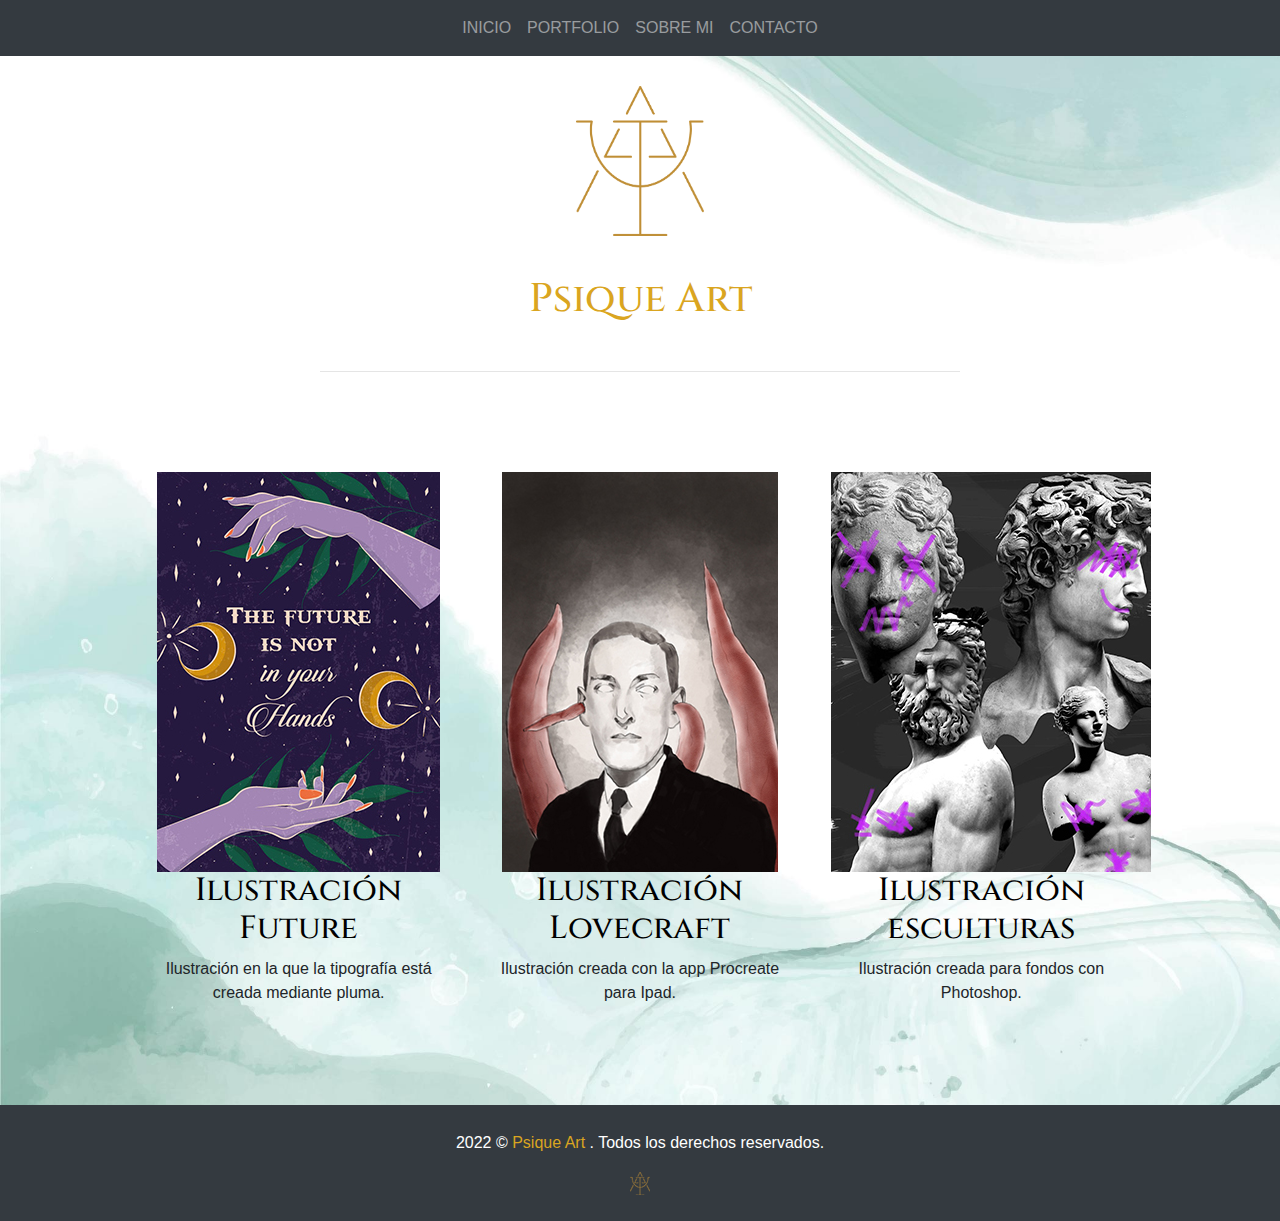
<file: WebPersonal/portfolio/index.html>
<!DOCTYPE html>
<html lang="en">

    <head>  
		
	   <meta charset="utf-8"> 
	   <meta name="viewport" content="width=device-width, initial-scale=1, shrink-to-fit=no">
	   
	   <link rel="stylesheet" href="https://stackpath.bootstrapcdn.com/bootstrap/4.4.1/css/bootstrap.min.css" integrity="sha384-Vkoo8x4CGsO3+Hhxv8T/Q5PaXtkKtu6ug5TOeNV6gBiFeWPGFN9MuhOf23Q9Ifjh" crossorigin="anonymous"> 
	   
	   <title>Psique Art</title>
       <link rel="icon" href="img/logopeq.png">
	   <link rel="stylesheet" href="Styleportfolio.css">
	   
	   <script src="https://ajax.googleapis.com/ajax/libs/jquery/3.4.1/jquery.min.js"></script>
	   <script src="https://cdnjs.cloudflare.com/ajax/libs/popper.js/1.16.0/umd/popper.min.js"></script>
	   <script src="https://maxcdn.bootstrapcdn.com/bootstrap/4.4.1/js/bootstrap.min.js"></script>
	 
	
	</head> 

   
<body>

    <nav class="navbar navbar-expand-sm bg-dark navbar-dark justify-content-center fixed-top">
        <ul class="navbar-nav">
            <li class="nav-item">
                <a class="nav-link" href="../index.html">INICIO</a>
            </li>
            <li class="nav-item">
                <a class="nav-link" href="#">PORTFOLIO</a>
            </li>
            <li class="nav-item">
                <a class="nav-link" href="../sobremi/index.html">SOBRE MI</a>
            </li>
            <li class="nav-item">
                <a class="nav-link" href="#">CONTACTO</a>
            </li>
        </ul>
    </nav>


    <div class="cabecera">
        <center>
            <br> <br>
            <img src="img/logo.png" alt="logo personal" width="10%" >
        </center>
    </div>


	<h1>Psique Art</h1>	

    <br>

    <hr width="50%" color="white" size="1">

    <div class="container-fluid">
            <center>
        <div class="row">
			<div id="imagen1" class="col-lg-4 col-md-4">
				<a class="foto" href="img/cartel-lettering.jpg" target="_blanck">
                    <img alt="Imagen 3" src="img/cartel-letteringpeque.jpg"></a>
				<h2>Ilustración <br> Future</h2>
				<p>
                    Ilustración en la que la tipografía está creada mediante pluma.
				</p>
			</div>

			<div id="imagen2" class="col-lg-4 col-md-4">
				<a class="foto" href="img/lovecraft.jpg" target="_blanck">
                    <img alt="Imagen 3" src="img/lovecraftpeque.jpg"></a>
				<h2>Ilustración Lovecraft</h2>
				<p>
					Ilustración creada con la app Procreate para Ipad.
				</p>
			</div>

			<div id="imagen3" class="col-lg-4 col-md-4">
				<a class="foto" href="img/esculturas.jpg" target="_blanck">
                    <img alt="Imagen 3" src="img/esculturaspeque.jpg"></a>
				<h2>Ilustración esculturas</h2>
				<p>
					Ilustración creada para fondos con Photoshop.
				</p>
			</div>
	        </center>
	
		</div>

    </div>





    <footer>
        <p>2022 © <span>Psique Art</span> . Todos los derechos reservados.</p>
        <img src="img/logopeq.png" alt="">
    </footer>
    
</body>
</html>
</file>
<file: Evernote2/css/style.css>
# Empty CSS file for your own CSS
</file>
<file: Evernote2/Style.css>
main > * {
  box-sizing: border-box;
}
body {
  font-family: sans-serif;
  margin: 0;
  padding: 0;
}
.container-fluid{
  padding-top: 5%;
  padding-left: 5%;
  padding-right: 5%;
}
.texto1{
  color: green;
  font-size: 17px;
  padding-top: 15px;
  text-align: center;
}
.texto2{
  color: green;
  font-size: 14px;
  text-justify: auto;
  padding-left: 5%;
}
h1{
  padding-top: 15%;
  color: darkcyan;
  
}
.texto3{
  font-size: 23px;
  padding-right: 15%;
}
button{
  border-radius: 10px;
  background-color: white;
}
.textoverde{
  color: green;
  font-size: 20px;
  text-align: center;
  padding-top: 5%;
}
.imagen2{
  padding-top: 10%;
}
section{
  display: flex;
  flex-direction: row;
  flex-wrap: wrap;
  align-items: center;

}
section div{
  width: 33%;
  min-width: 300px;
  padding:8px;
  padding-top: 10%;
}
</file>
<file: Pag_Adobe/Style.css>
* {
  box-sizing: border-box;
  margin: 0;
  padding: 0;
}

body {
  font-family: 'Franklin Gothic Medium', 'Arial Narrow', Arial, sans-serif;
  background-image: url(fondo-1400x860.jpg);
  background-repeat: no-repeat;
  background-size: cover;
}

.flex-container {
  display: flex;
}

.menu {
  position:fixed;
  top: 0;
  right: 0;
  z-index: 2;
}

.menu li {
  text-transform: uppercase;
  display: inline-block;
  color: white;
  margin: 10px;
}

.izquierda {
  margin-left: 15%;
  margin-right: 50%; 
}

#logoadobe {
  width: 40px;
  margin-bottom: 7%;

}

h1, h2 {
  font-size: 35px;
  font-weight: normal;
}

p {
  margin-top: 5%;
  font-size: 20px;
}

.azul {
  font-size: 15px;
  color: rgb(51, 154, 223);
}

button {
  background-color: rgb(51, 154, 223);
  color: white;
  padding: 10px;
  padding-left: 40px;
  padding-right: 40px;
  border-radius: 5px;
}

.derecha {
  padding-top: 20%;
  padding-left: 60%;
  position: relative;
}

.posicion {
  position: absolute;
  bottom: 0;
}

h3 {
  margin-bottom: 5%;
}

.paleta {
  width: 160px;
}

footer {
  background-color: rgb(32, 32, 32);
  color: white;
  padding-left: 15%;
  padding-bottom: 5%;
  font-family: 'Gill Sans', 'Gill Sans MT', Calibri, 'Trebuchet MS', sans-serif;
  font-weight: lighter;
}

span {
  color: gold;
}
</file>
<file: Pag_Nike/Style.css>
* {
  box-sizing: border-box;
  margin: 0;
  padding: 0;
}

#cajaSuperior {
  background-image: url(fondo.gif);
  background-repeat:no-repeat;
  padding: 20vw;
  padding-top: 10vw;
}

.enlace:hover {
    position: relative;
    top: 25px;
    left: 25px;
}

a.superior:link, a.superior:visited, a.superior:active {
  color:white;
  text-decoration: none;
  font-size: 40px;
}

a.superior:hover {
  color:dimgrey;
}

h1 {
    font-size: 300%;
    font-weight:initial;
    margin-left: 30px;
  }

h2 {
    font-size: 300%;
    font-weight:initial;
    margin-left: 30px;
  }

h3 {
    color:darkgrey;
    font-weight:initial;
    margin-bottom: 200px;
    margin-left: 30px;
  }

p {
    font-size:150%;
    font-weight:initial;
    line-height:150%;
    margin-bottom: 200px;
    margin-left: 30px;
  }

ul {
  color:darkgrey;
  font-weight:initial;
  line-height:200%;
  list-style-type: none;
  }

#Gris {
    padding-top: 300px;
    padding-right: 30px;
    padding-bottom: 300px;
    padding-left: 300px;
    margin-top: 0px;
}

#Negro {
    font-size: 200%;
    padding-top: 300px;
    padding-right: 30px;
    padding-bottom: 300px;
    padding-left: 300px;
    margin-top: 0px;
    background-color: black;
}

 #Negro ul {
    color: white;
}
a.salto:link, a.salto:visited {
      text-decoration: none;
      color:darkgray;
}
a.salto:hover {
      color:lightpink;
      text-decoration:underline;
      position: relative;
      top: 5px;
      left: 5px;
}
a.nada:link, a.nada:visited {
    text-decoration: none;
    color: darkgray;
}
a.nada:hover {
    color:deeppink;
    text-decoration:line-through;
}
body  {
    width: 100%;
    margin: 0px;
    font-family: Arial, Helvetica, sans-serif;
}
</file>
<file: El_Pais/Pagina/Style.css>
body  {
    margin: 0px;
    text-align: center;
    font-family: Arial, Helvetica, sans-serif;
  }

#CajaSuperior {
  background-color: #002e44;
  font-size: 15px;
  color: aliceblue;
  text-align: center;
  display: flex;
}
p {
  text-align:left;
  line-height:180%;
}
#articulo {
  width: 38%;
  margin-left: auto;
  margin-right: auto;
  
}
p .capitular {
  float:left;
  font-size: 150px;
  margin: 20px;
  margin-top: 40px;
  font-weight: bold;
}

h1 {
  font-size: 50px;
  font-family:'Times New Roman', Times, serif;
}
h2 {
  font-size: 18px;
  font-weight: normal;
}
h3 {
  font-size: 15px;
  color: rgb(189, 189, 189);
  padding: 40px;
}
strong {
  text-decoration:underline;
}
ul {
  list-style-type: none;
  text-align: left;
  line-height:180%;
  margin: 0;
  padding: 0;
}

b {
  font-size: 20px;
}
.imagen {
  margin:0px;
  width:490 980px;
  margin-left: 0px;
}
</file>
<file: WebPersonal/portfolio/Styleportfolio.css>
@import url('https://fonts.googleapis.com/css2?family=Cinzel&display=swap');

* {
    box-sizing: border-box;
    
}

body {
    font-family: sans-serif;
    margin: 0;
    padding: 0;
    background-image: url(img/fondo.jpg);
    background-size: cover;

}

.cabecera {
    padding-top: 3%;
    padding-bottom: 3%;
}

h1 {
    font-family: 'Cinzel', serif;
    text-align: center;
    color: goldenrod;
}

h2 {
  font-family: 'Cinzel', serif;
  color: black;
}

footer {
  background-color: #343A40;
  padding: 2%;
  color: white;
  text-align: center;
}

span {
  color: goldenrod;
}

.container-fluid {
  align-items: center;
  padding-top: 5%;
  padding-bottom: 5%;
  display: flex;
  justify-content: center;
  flex-direction: row;
  flex-wrap: wrap;
  align-items: center;
  width: 80%;
  margin-left: auto;
  margin-right: auto;
}

#imagen1 {
  
  padding: 2%;
  border-radius: 10%;
}

#imagen2 {

  padding: 2%;
  border-radius: 10%;
}

#imagen3 {
  
  padding: 2%;
  border-radius: 10%;
}

a.foto:hover {
    filter: invert(100%);
}
</file>
